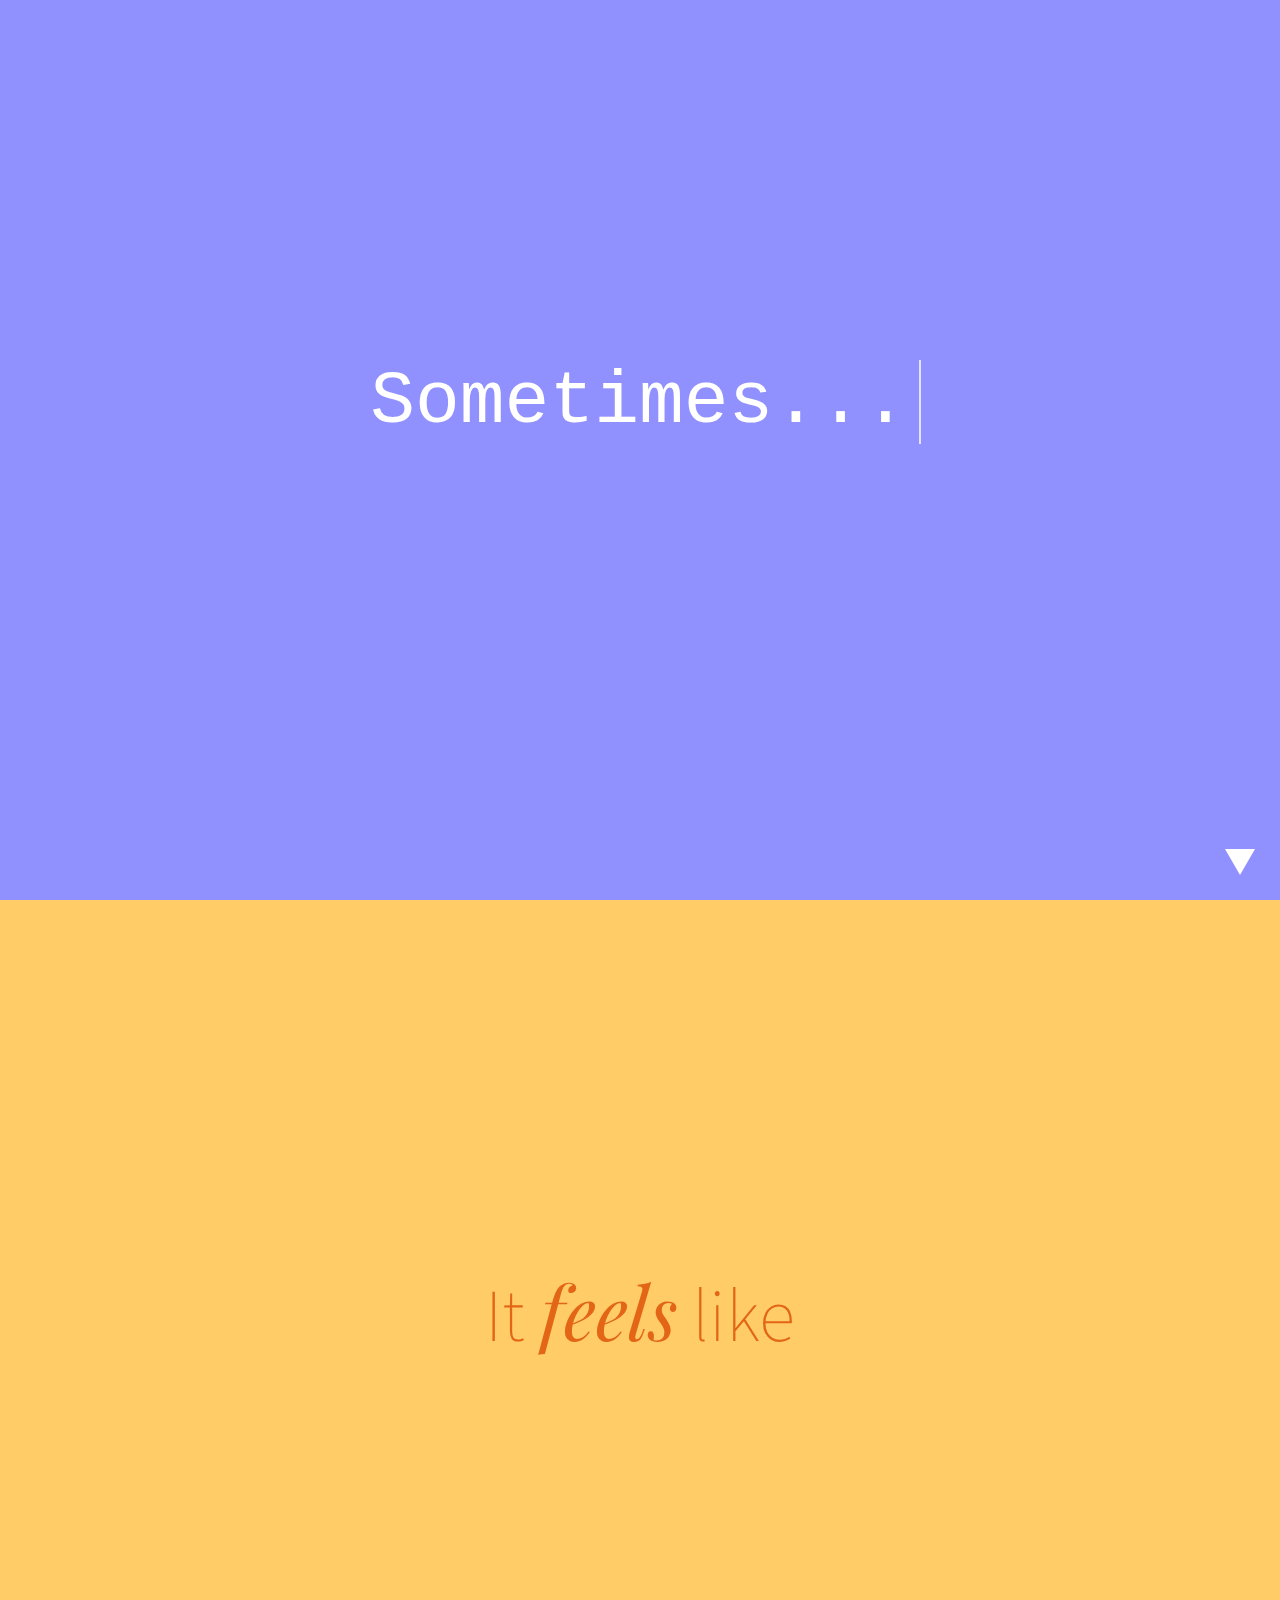
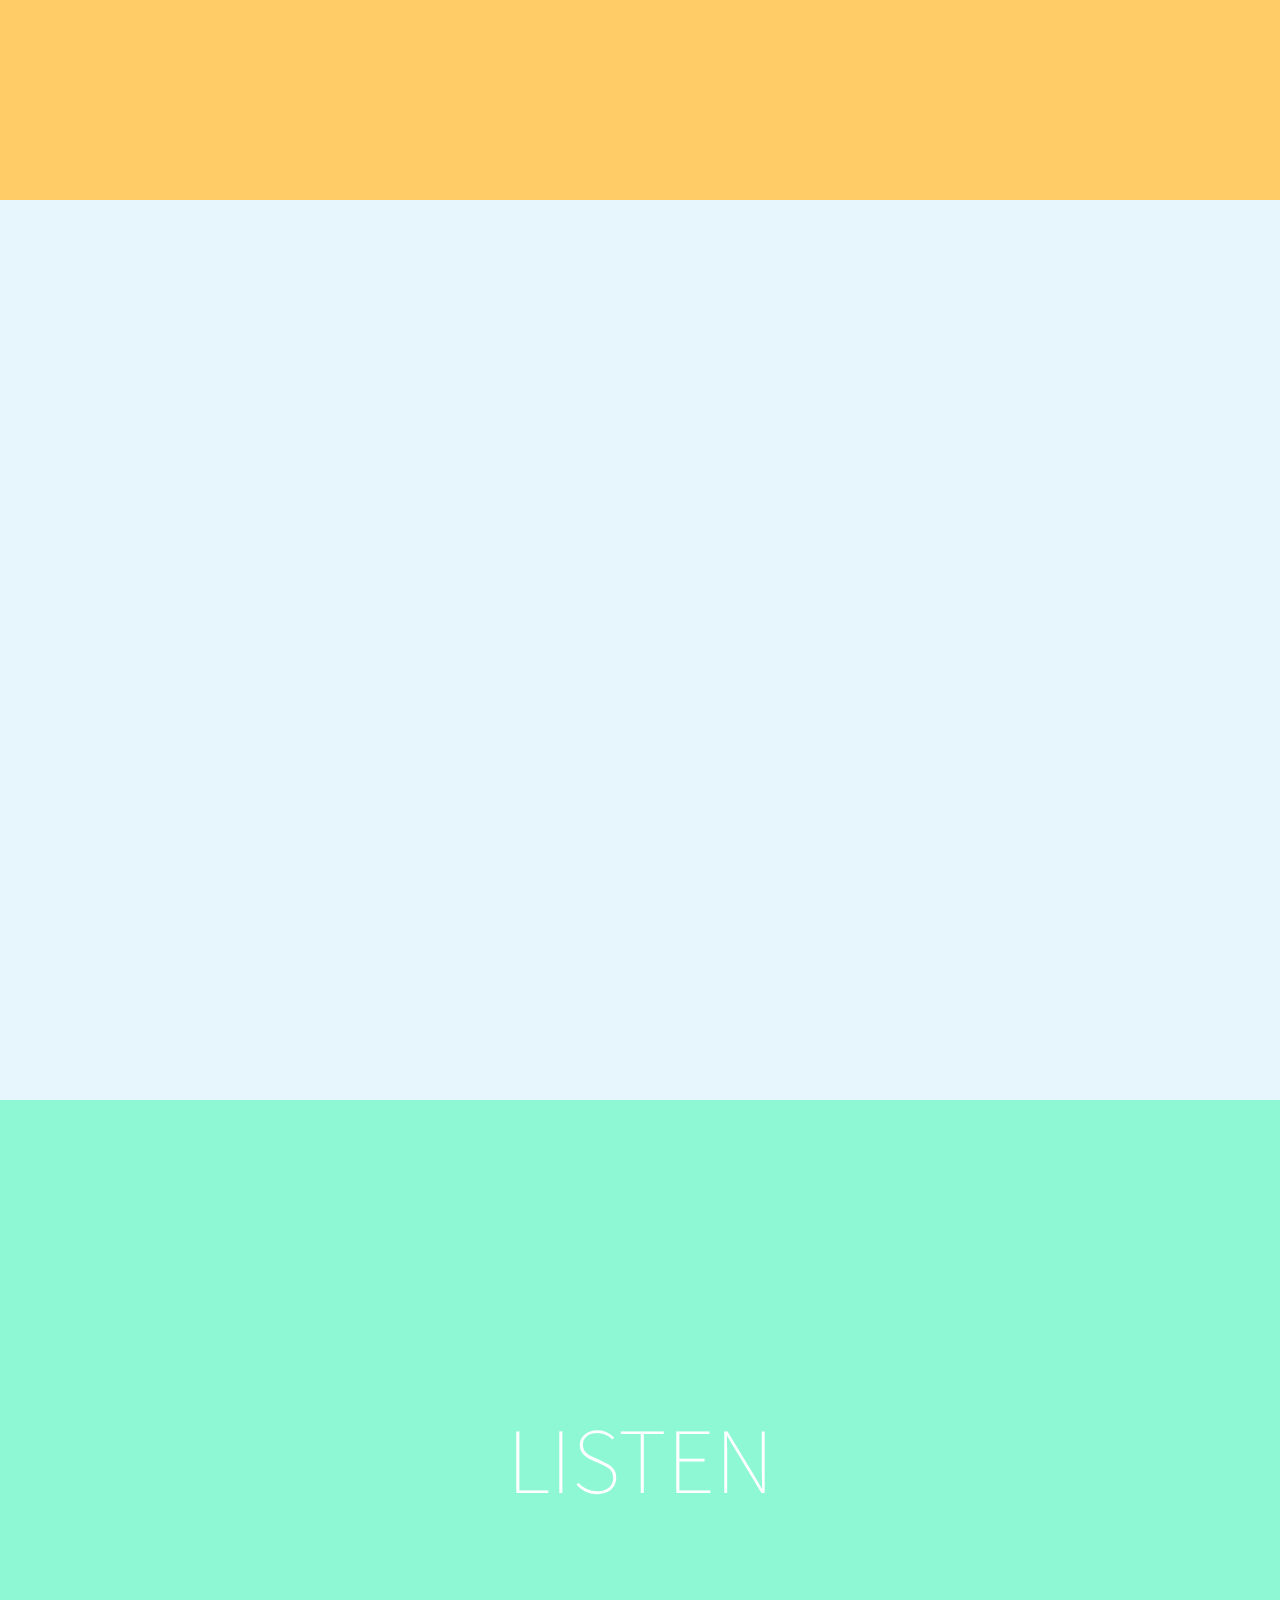
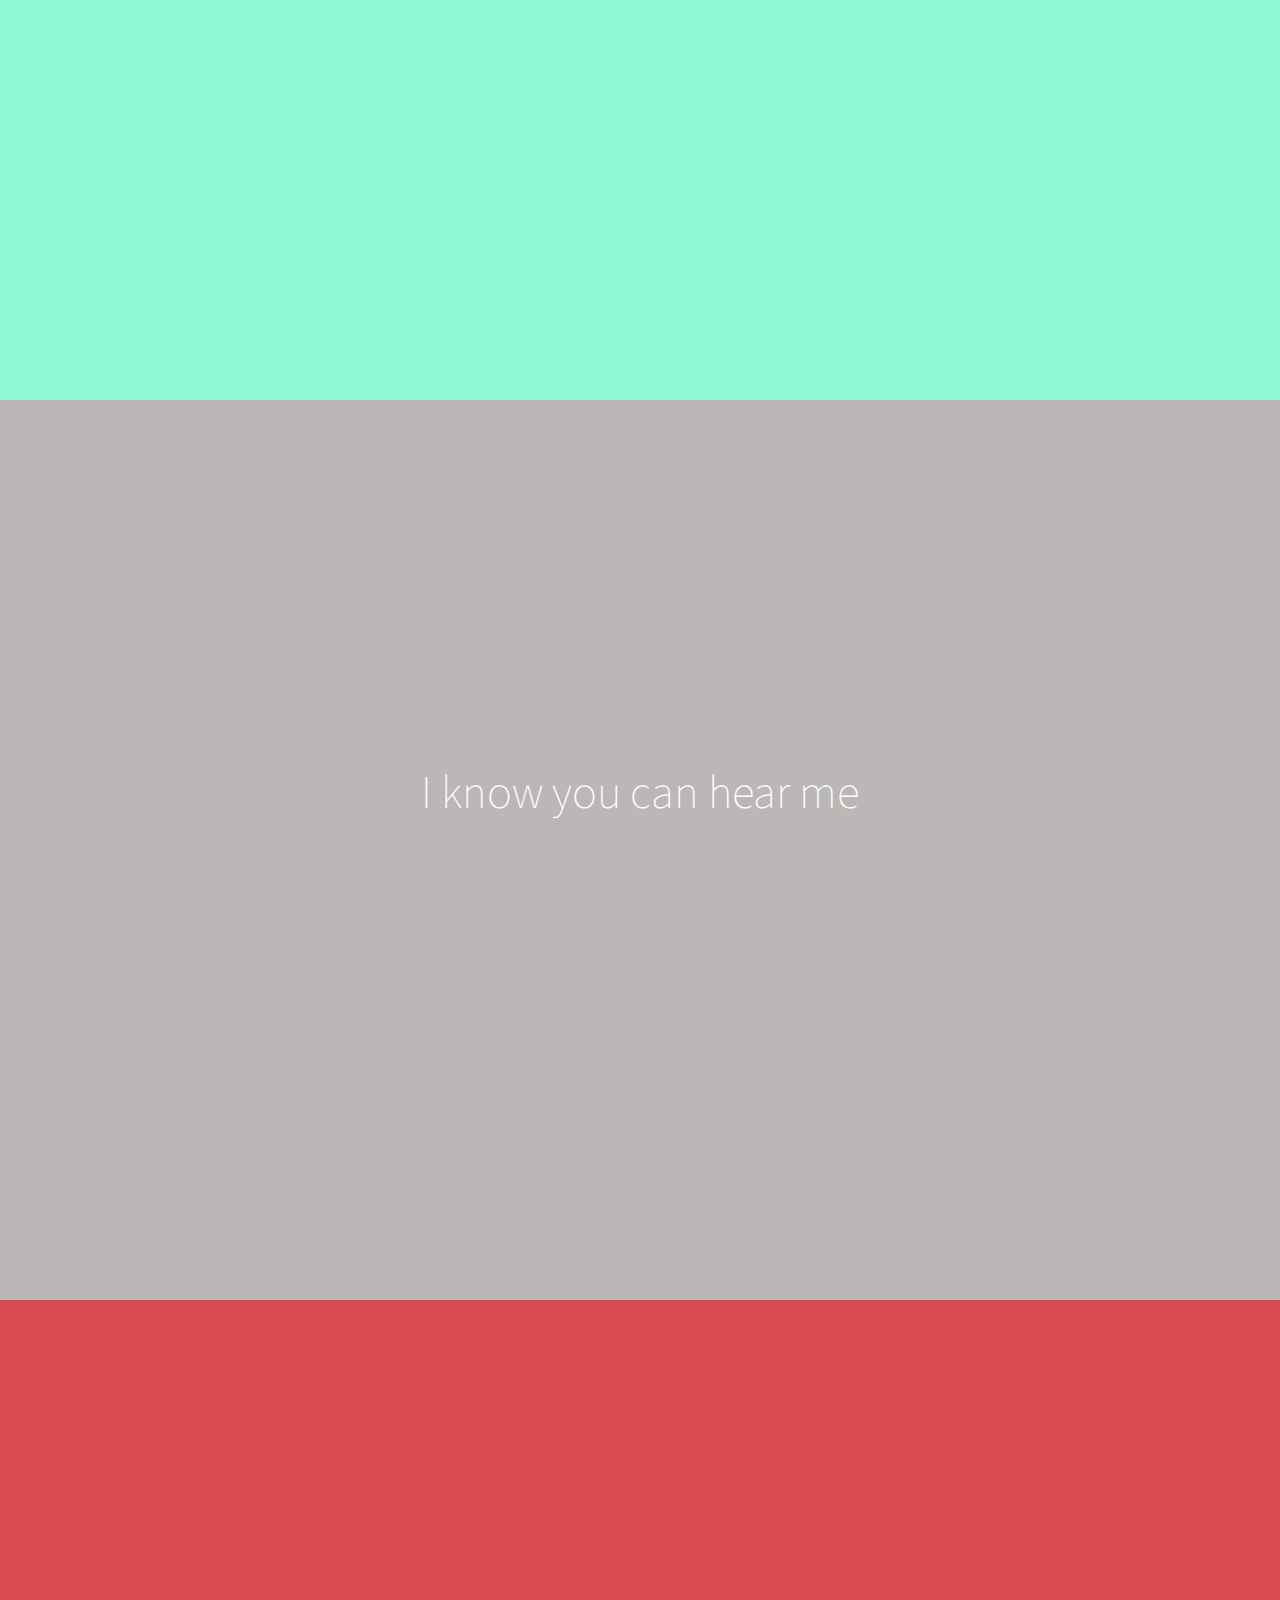
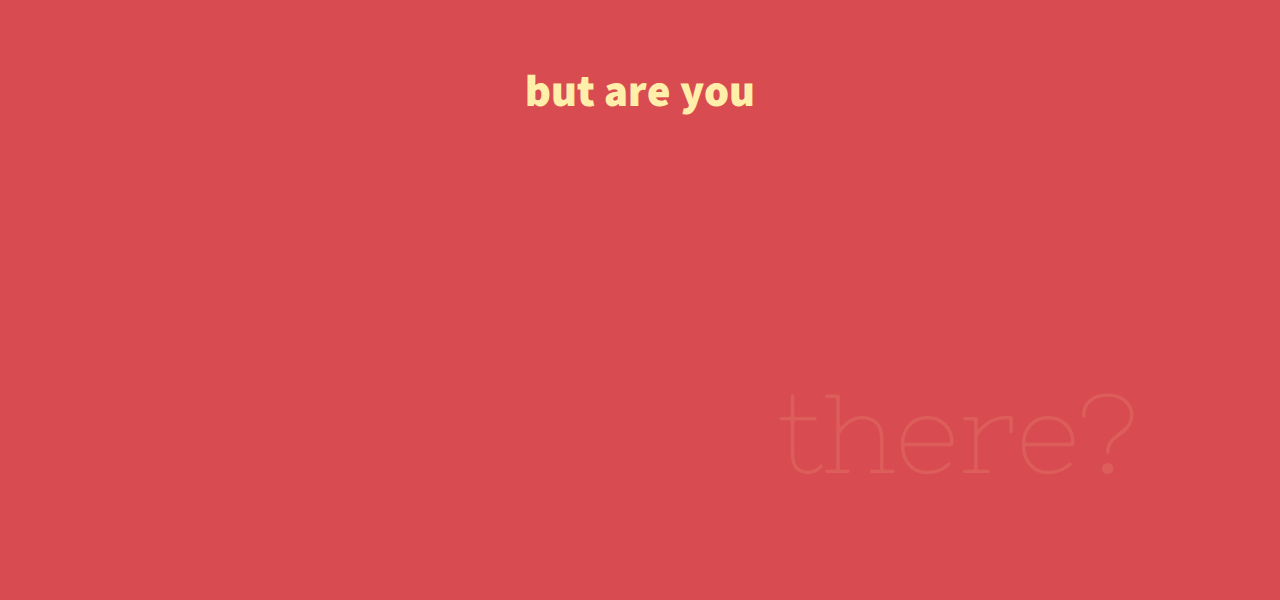
<file: index.html>
<!doctype html>
<html>
<head>
    <meta charset="UTF-8">
    <meta content="width=device-width, initial-scale=1" name="viewport">
    <link rel="stylesheet" type="text/css" href="normalize.css"/>
    <link rel="stylesheet" type="text/css" href="listen.css" />
    <link href='https://fonts.googleapis.com/css?family=Source+Sans+Pro:400,200,900|Playfair+Display:900,400italic' rel='stylesheet' type='text/css'>
    <link href="https://fonts.googleapis.com/css2?family=Nixie+One&display=swap" rel="stylesheet">
    <title>Are you Listening?</title>
    <script src="https://ajax.googleapis.com/ajax/libs/jquery/3.5.1/jquery.min.js"></script>
    <script src="panelsnap.js"></script>

    </script>
    <!-- <script src="https://cdnjs.cloudflare.com/ajax/libs/jquery-scrollTo/2.1.2/jquery.scrollTo.min.js"></script> -->

       <!-- Google Analytics
    <script>
  (function(i,s,o,g,r,a,m){i['GoogleAnalyticsObject']=r;i[r]=i[r]||function(){
  (i[r].q=i[r].q||[]).push(arguments)},i[r].l=1*new Date();a=s.createElement(o),
  m=s.getElementsByTagName(o)[0];a.async=1;a.src=g;m.parentNode.insertBefore(a,m)
  })(window,document,'script','//www.google-analytics.com/analytics.js','ga');

  ga('create', 'UA-61125731-2', 'auto');
  ga('send', 'pageview');

    </script> -->
    <script defer> <!-- supposed to bind PanelSnap to body -->

    jQuery(function () {
       new PanelSnap();
    })
    </script>
    <!-- <script>
        jQuery(function($) {
            var options = {
              $menu: false,
              menuSelector: 'a',
              panelSelector: 'section',
              namespace: '.panelSnap',
              onSnapStart: function(){},
              onSnapFinish: function(){},
              onActivate: function(){},
              directionThreshold: 50,
              slideSpeed: 200,
              keyboardNavigation: {
                enabled: true,
                nextPanelKey: 40,
                previousPanelKey: 38,
                wrapAround: true
              }
            };

            $('.panel_container').panelSnap(options);
          });
        </script> -->
</head>
<body>
   <!-- <header>
        <div class="menu">
            <a href="/first" data-panel="first">—</a>
            <a href="/second" data-panel="second">—</a>
            <a href="/third" data-panel="thrid">—</a>
            <a href="/fourth" data-panel="fourth">—</a>
            <a href="/fifth" data-panel="fifth">—</a>
            <a href="/sixth" data-panel="sixth">—</a>
        </div>
    </header> -->

        <!-- section blocks -->
        <section class="full block block-1" data-panel="first"><p class="typewriter">sometimes...</p></section>
        <section class="full block block-2" data-panel="second"><p>It <span>feels</span> like</p></section>
        <section class="full block block-3" data-panel="thrid"><p>you never really</p></section>
        <section class="full block block-4" data-panel="fourth"><p class="p1">listen <p class="p2">to me</p></p></section>
        <section class="full block block-5" data-panel="fifth"><p>I <span>know</span> you can hear me</p></section>
        <section class="full block block-6" data-panel="sixth"><p class="p1">but are you</p><p class="p2"><span>there?</span></p></section>
     <footer>
         <a href="about.html"><div class="pointer"></div></a>
        </footer>
</body>
</html>
</file>
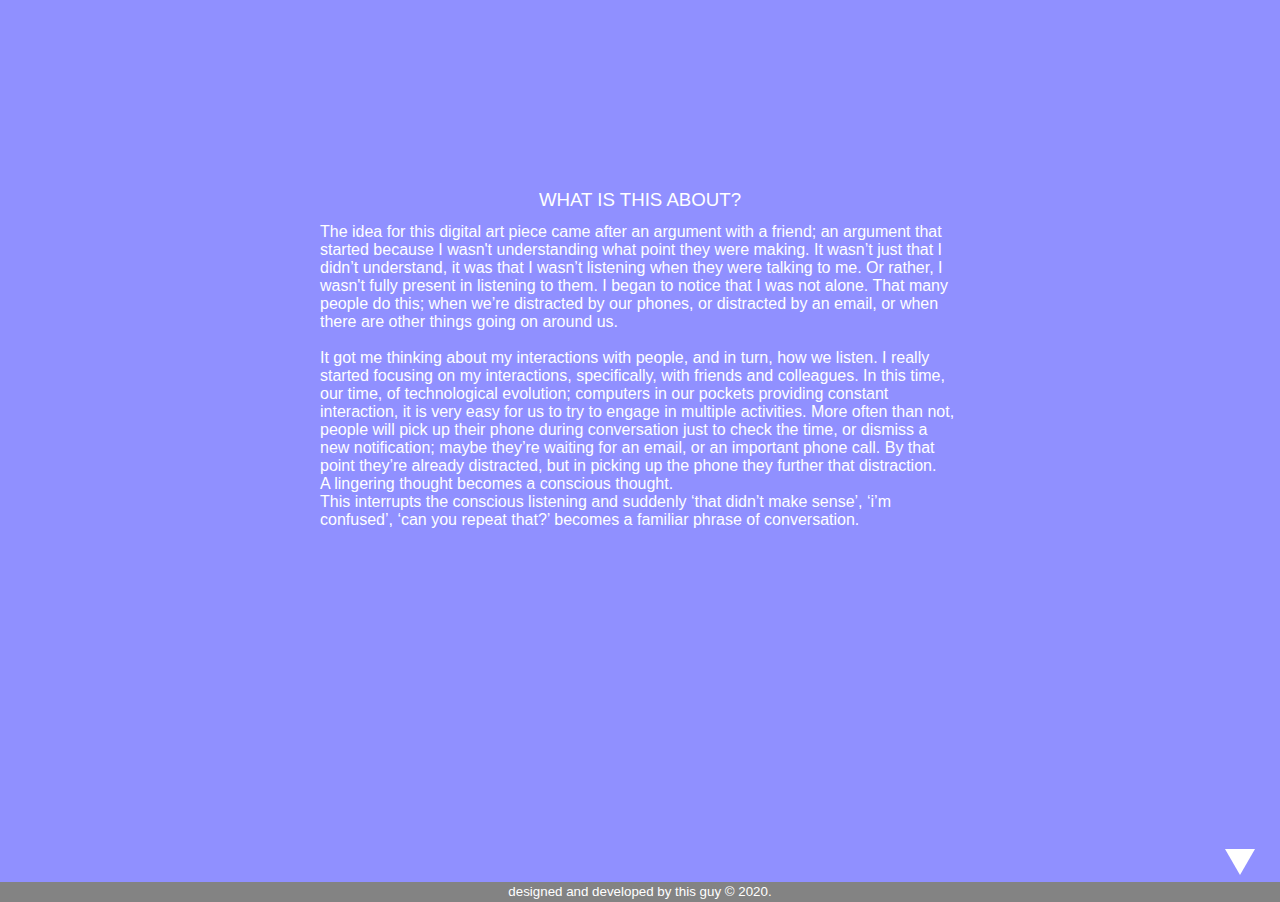
<file: about.html>
<!doctype html>
<html class="no-js" lang="">
    <head>
        <meta charset="utf-8">
        <meta http-equiv="x-ua-compatible" content="ie=edge">
        <title></title>
        <meta name="description" content="">
        <meta name="viewport" content="width=device-width, initial-scale=1">

        <link rel="apple-touch-icon" href="apple-touch-icon.png">
        <!-- Place favicon.ico in the root directory -->

        <link rel="stylesheet" href="normalize.css">
        <link rel="stylesheet" href="listen.css">
    <!-- Google Analytics--> <script>
  (function(i,s,o,g,r,a,m){i['GoogleAnalyticsObject']=r;i[r]=i[r]||function(){
  (i[r].q=i[r].q||[]).push(arguments)},i[r].l=1*new Date();a=s.createElement(o),
  m=s.getElementsByTagName(o)[0];a.async=1;a.src=g;m.parentNode.insertBefore(a,m)
  })(window,document,'script','//www.google-analytics.com/analytics.js','ga');

  ga('create', 'UA-61125731-2', 'auto');
  ga('send', 'pageview');

</script>
    </head>
    <body>
        <div class="about">
            <section class="project full">
                <div>
                    <h1>What is this about?</h1>
                    <p>The idea for this digital art piece came after an argument with a friend; an argument that started because I wasn't understanding what point they were making. It wasn’t just that I didn’t understand, it was that I wasn’t listening when they were talking to me. Or rather, I wasn't fully present in listening to them. I began to notice that I was not alone. That many people do this; when we’re distracted by our phones, or distracted by an email, or when there are other things going on around us.
                        <br>
                        <br>
                    It got me thinking about my interactions with people, and in turn, how we listen. I really started focusing on my interactions, specifically, with friends and colleagues. In this time, our time, of technological evolution; computers in our pockets providing constant interaction, it is very easy for us to try to engage in multiple activities. More often than not, people will pick up their phone during conversation just to check the time, or dismiss a new notification; maybe they’re waiting for an email, or an important phone call. By that point they’re already distracted, but in picking up the phone they further that distraction.
                        <br>
                    A lingering thought becomes a conscious thought.
                        <br>
                    This interrupts the conscious listening and suddenly ‘that didn’t make sense’, ‘i’m confused’, ‘can you repeat that?’ becomes a familiar phrase of conversation. </p>
                </div>
            </section>
            <section class="author">
            </section>
        </div>
   <footer>
            <p>designed and developed by <a href="http://www.joshuaorr.co/">this guy</a> © 2020. </p>
            <a href="index.html"><div class="pointer"></div></a>
        </footer>
        <script src="https://ajax.googleapis.com/ajax/libs/jquery/1.11.3/jquery.min.js"></script>
        <script>window.jQuery || document.write('<script src="js/vendor/jquery-1.11.3.min.js"><\/script>')</script>

    </body>


</html>
</file>
<file: listen.css>
body {
    font-family: "Source Sans Pro", Arial, sans-serif;
    font-weight: 200;
    font-style: normal;
    font-size: 14pt;
    width: 100%;
    margin: 0px;
}

.full, p {
    padding: 0px;
    margin: inherit;
    color: white;
    text-align: center;
}
header {
    margin: inherit;
    font-weight: 100;
    text-align: center;
    position: relative;
}

.menu {
    width: 10px;
    display: inline-block;
    position: fixed;
    right: 25px;
    top: 40vh;
    color: #ffffff;
}
.menu a {
    padding-bottom: 10px;
}

.about {
    height: 98vh;
    background-color: #9090ff;
}
.project {
    width: 50%;
    position: relative;
    top: 20%;
    margin: auto;

}
.project h1 {
    display: inline-block;
    text-transform: uppercase;
    font-size: 1em;
    font-weight: 100;
}
.project p {
    align-content: center;
    text-align: left;
    font-size: 12pt;

}
footer {
    color: #fff;
    background-color:  #838383;
    height: auto;
    min-width: 35%;
    position: relative;
    margin: auto;

}
footer p {
    line-height: 1.5em;
    font-size: 10pt;
    top: 13px;

}
footer a:link, a:active, a:visited {
    text-decoration: none;
    color: #ffffff;
}
footer a:hover {
    text-decoration: overline;
}


.pointer{
	width: 0;
	height: 0;
	border-left: 15px solid transparent;
	border-right: 15px solid transparent;
	border-top: 26px solid rgb(255, 255, 255);
	position:fixed;
	bottom:25px;
	right:25px;
}
.pointer {
    animation: spin 3000ms linear;
    animation-iteration-count: infinite;
    -webkit-animation: spin 3000ms linear;
    -webkit-animation-iteration-count: infinite;
}

@keyframes spin {
    from {
        transform: rotate(0deg);
}   to {
        transform: rotate(360deg);
    }

}
@-webkit-keyframes spin {
    from {
        -webkit-transform: rotate(0deg);
}   to {
        -webkit-transform: rotate(360deg);
    }
}
.block-1 {
    background-color: #9090ff;
    height: 100vh;
    font-family: "courier new";
    text-transform: capitalize;
    font-weight: 100;
    font-size: 4em;
    position: relative;
}

/*.block-1 span{
  animation: blink 1s infinite;
}
@keyframes blink {
    to {opacity: .0;}
} */

/* typewriter Animation */
.typewriter {
    position: relative;
    overflow: hidden;
    top: 40%;
    border-right: 2px solid rgba(255,255,255,.75);
    margin: auto;
    width: 7.5em;
    animation: typewriter 6s steps(20) 1s infinite normal both,
             blinkTextCursor 500ms steps(20) infinite normal;
    -webkit-animation: typewriter 6s steps(20) 1s infinite normal both,
             blinkTextCursor 500ms steps(20) infinite normal;
}
@keyframes "typewriter" {
  0% {width: 0;}
  40% {width: 7.5em;}
  80% {width: 7.5em;}
  100% {width: 0;}
}
@-webkit-keyframes "typewriter" {
  0% {width: 0;}
  40% {width: 7.5em;}
  80% {width: 7.5em;}
  100% {width: 0;}
}
@keyframes "blinkTextCursor" {
  from{border-right-color: rgba(255,255,255,.75);}
  to{border-right-color: transparent;}
}
@-webkit-keyframes "blinkTextCursor" {
  from{border-right-color: rgba(255,255,255,.75);}
  to{border-right-color: transparent;}
}

.block-2 {
    background-color: #FFCC67;
    font-size: 4em;
    height: 100vh;
    text-transform: none;
}

.block-2 p {
    color: #e36616;
    position: relative;
    top: 40%;
    margin: auto;
}

.block-2 span {
    font-family: "playfair display";
    font-weight: 400;
    font-style: italic;
    font-size: 1em;
    animation: pulse 3s infinite;
    -webkit-animation: pulse 3s infinite;
}
@keyframes "pulse" {
 0% {
    transform: scale(1);
    opacity: 0.16;
 }
 20% {
    transform: scale(1);
    opacity: 0.33;
 }
 40% {
    transform: scale(1);
    opacity: 0.66;
 }
 60% {
    transform: scale(1);
    opacity: 1.0;
 }
 80% {
    transform: scale(1);
    opacity: .66;
 }
 100% {
    transform: scale(1);
    opacity: .33;
 }
}
@-webkit-keyframes "pulse" {
 0% {
    -webkit-transform: scale(1);
    opacity: 0.16;
 }
 20% {
    -webkit-transform: scale(1);
    opacity: 0.33;
 }
 40% {
    -webkit-transform: scale(1);
    opacity: 0.66;
 }
 60% {
    -webkit-transform: scale(1);
    opacity: 1.0;
 }
 80% {
    -webkit-transform: scale(1);
    opacity: 0.66;
 }
 100% {
    -webkit-transform: scale(1);
    opacity: 0.33;
 }
}
.block-3 {
    background-color: #E7F6FD;
    height: 100vh;
    font-size: 3em;
}
.block-3 p {
    color: #39abf2;
    position: relative;
    top: 40%;
    margin: auto;
    font-family: inherit;
    font-weight: 100;
    opacity: 0;
}

.block-3:hover p {
    opacity: 1.0;
    transition: opacity 200ms ease-in-out;
    -webkit-transition: opacity 200ms ease-in-out;
    font-family: playfair display;
    font-weight: 400;
    font-style: italic;
}

.block-4 {
    text-transform: uppercase;
    background-color: #8df8d3;
    height: 100vh;
}

.block-4 .p1 {
    position: relative;
    top: 33%;
    color: #ffffff;
    font-weight: 200;
    margin: auto;
    font-size: 5em;
}

.block-4 .p2 {
    position: relative;
    top: 33%;
    opacity: 0;
    font-size: 8em;
    font-weight: 400;
    line-height: .5em;
    margin: auto;
    color: #ff526c;

}
.block-4:hover .p2 {
    opacity: 1.0;
    transition: opacity 600ms ease-in-out 300ms ;
    -webkit-transition: opacity 600ms ease-in-out 300ms ;
    border-bottom: none;
}

.block-5 {
    background-color: #BCB7B7;
    height: 100vh;
}

.block-5 p {
    font-size: 2.5em;
    position: relative;
    top: 40%;
    margin: auto;
}
.block-5 span {
    position: relative;
    color: #fff;
    text-decoration: none;
    font-size: 1em;
}

.block-5 span:before {
    content: "";
    position: absolute;
    width: 100%;
    height: 4px;
    bottom: 0;
    left: 0;
    background-color: #fff;
    visibility: hidden;
    -webkit-transform: scaleX(0);
    transform: scaleX(0);
    -webkit-transition: all 300ms ease-in-out 0s;
    transition: all 300ms ease-in-out 0s;
}

.block-5:hover span:before {
    visibility: visible;
    -webkit-transform: scaleX(1);
    transform: scaleX(1);
}

.block-6 {
    background-color: #d84c51;
    height: 100vh;
}
.block-6 .p1 {
    position: relative;
    top: 40%;
    margin: auto;
    font-size: 2.4em;
    color: #ffefaa;
    font-weight: 900;
}
.block-6 span {
    font-family: 'Nixie One', cursive;
    font-weight: 400;
    font-size: 1em;
    line-height: .5em;
}
.block-6 .p2 {
    opacity: .1;
    font-weight: 200;
    font-size: 6em;
    line-height: .8em;
    color: #ffefaa;
    position: relative;
    top: 70%;
    right: 10%;
    text-align: right;
    padding-right: 1%;
}
.block-6:hover .p2 {
	/* opacity: 1.0;
	transition: opacity .3s ease-in-out 0s ;
	-webkit-transition: opacity .3s ease-in-out 0s ;
    border-bottom:none; */
  animation: vacant 10s infinite;
  -webkit-animation: vacant 7s infinite;
}
@keyframes "vacant" {
 0% {
    transform: scale(1);
    opacity: 0.0;
 }
 2% {
    transform: scale(1);
    opacity: 0.55;
 }
 5% {
    transform: scale(1);
    opacity: 0.0;
 }
 7% {
    transform: scale(1);
    opacity: 0.55;
 }
 15% {
    transform: scale(1);
    opacity: 0.0;
 }
 20% {
    transform: scale(1);
    opacity: 1.0;
 }
  95% {
    transform: scale(1);
    opacity: 1.0;
  }
 100% {
    transform: scale(1);
    opacity: 1.0;
 }
}
@-webkit-keyframes "vacant" {
 0% {
    -webkit-transform: scale(1);
    opacity: 0.0;
 }
 2% {
    -webkit-transform: scale(1);
    opacity: 0.55;
 }
 5% {
    -webkit-transform: scale(1);
    opacity: 0.0;
 }
 7% {
    -webkit-transform: scale(1);
    opacity: 0.55;
 }
 15% {
    -webkit-transform: scale(1);
    opacity: 0.0;
 }
 20% {
    -webkit-transform: scale(1);
    opacity: 1.0;
}
 95% {
    -webkit-transform: scale(1);
    opacity: 1.0
}
 100% {
    -webkit-transform: scale(1);
    opacity: 0.0;
 }
}
</file>
